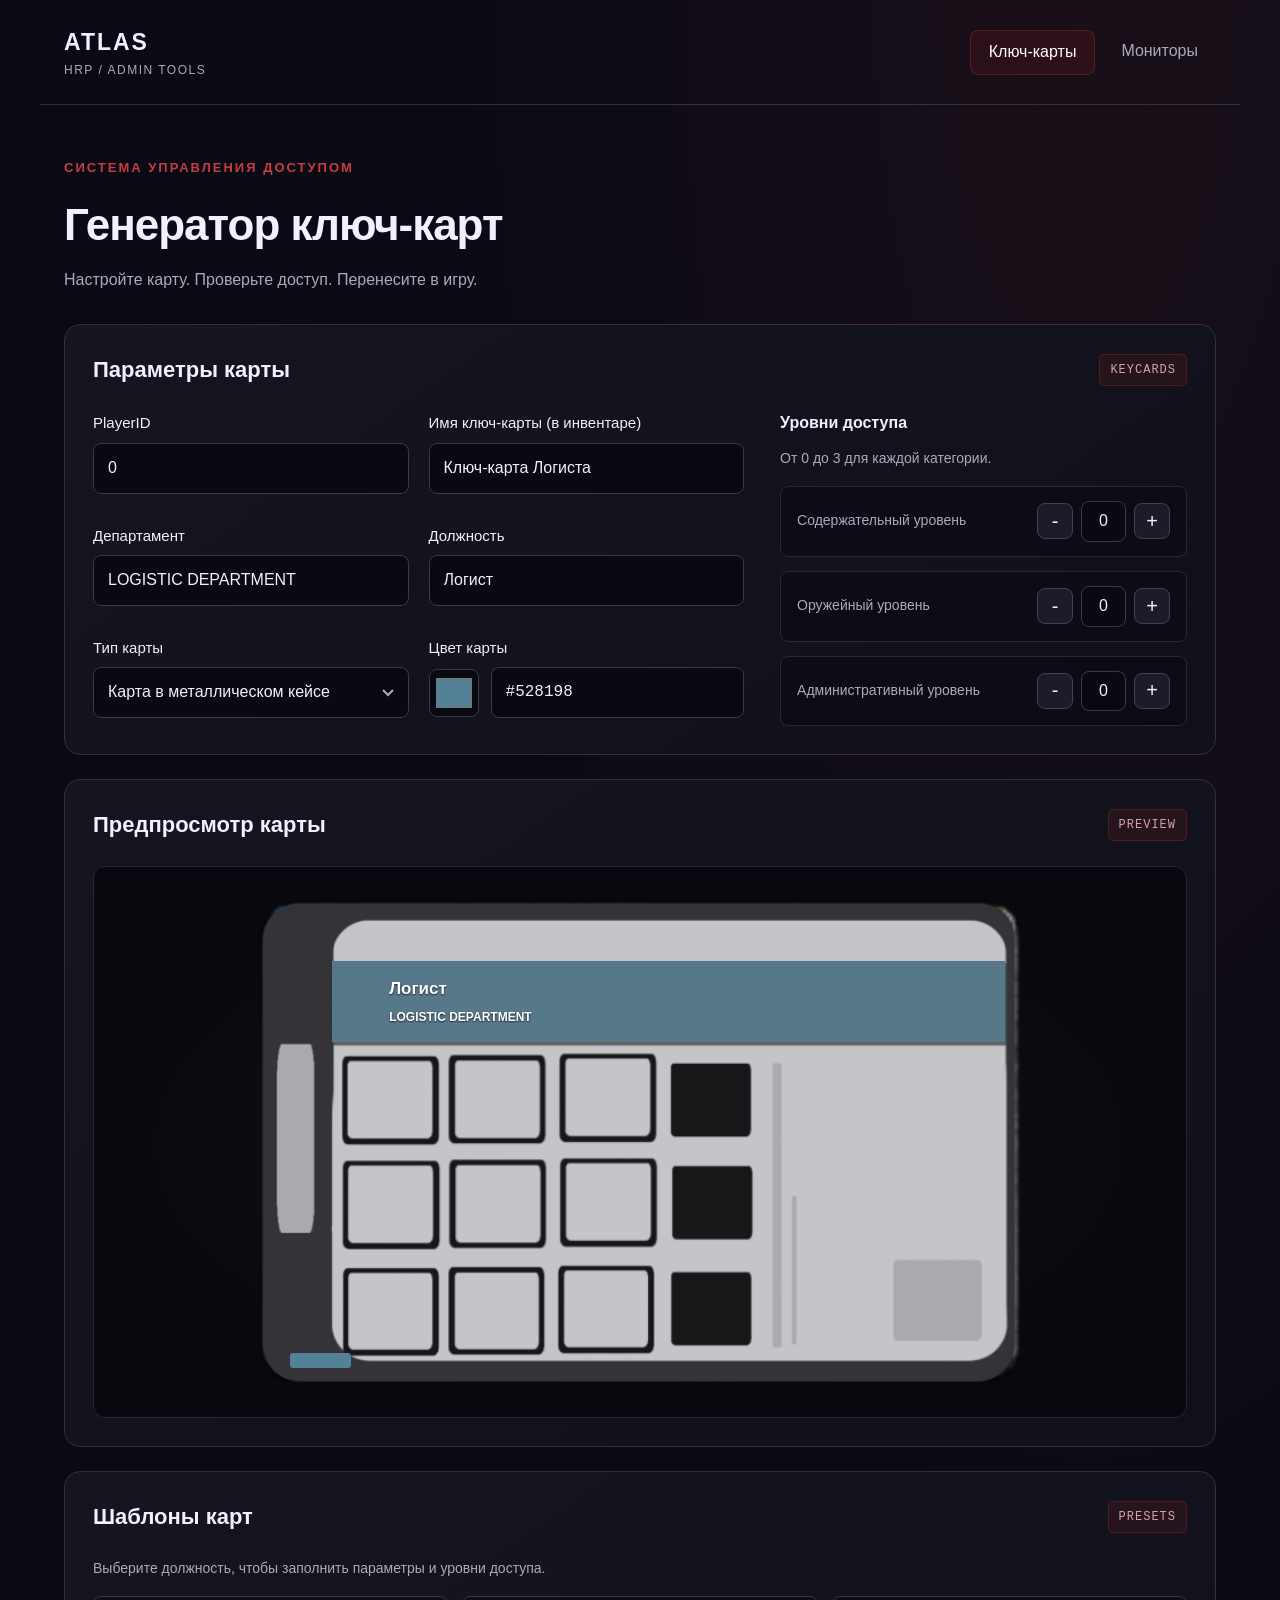
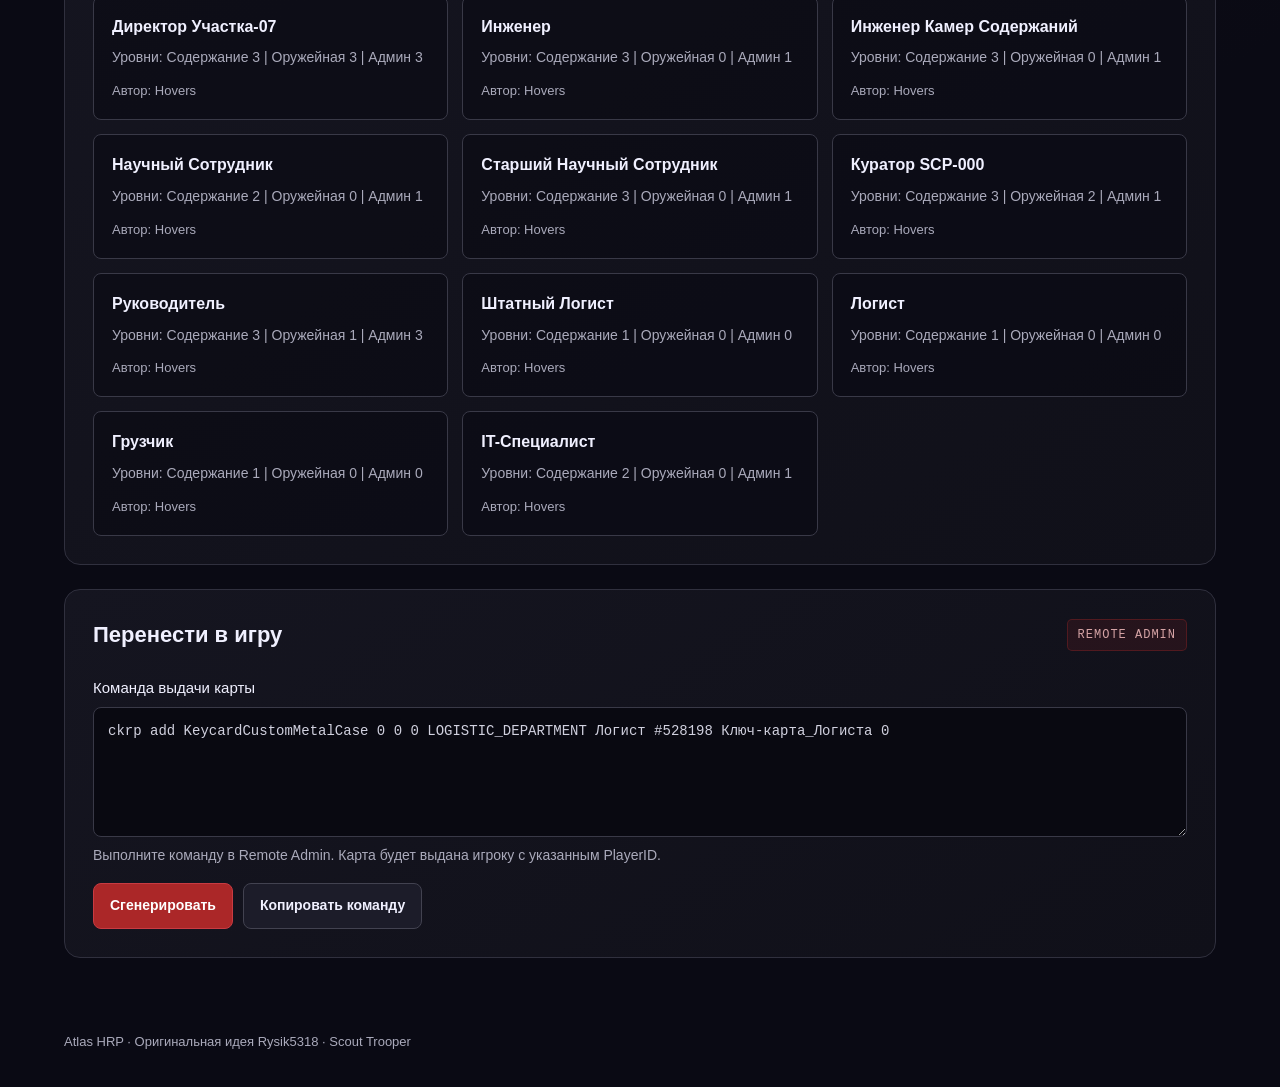
<file: index.html>
<!DOCTYPE html>
<html lang="ru">
<head>
  <meta charset="UTF-8">
  <meta name="viewport" content="width=device-width, initial-scale=1.0">
  <meta name="description" content="Генератор ключ-карт Atlas HRP. Параметры, уровни доступа, шаблоны и предпросмотр карты.">
  <title>Генератор ключ-карт | Atlas HRP</title>
  <link rel="stylesheet" href="monitors.css">
  <link rel="stylesheet" href="keycards.css">
  <script defer src="keycards.js"></script>
</head>
<body>
  <header class="page-header">
    <a class="brand" href="index.html">ATLAS <span>HRP / ADMIN TOOLS</span></a>
    <nav aria-label="Инструменты"><a href="index.html" aria-current="page">Ключ-карты</a><a href="monitors.html">Мониторы</a></nav>
  </header>
  <main>
    <div class="intro"><p class="eyebrow">СИСТЕМА УПРАВЛЕНИЯ ДОСТУПОМ</p><h1>Генератор ключ-карт</h1><p>Настройте карту. Проверьте доступ. Перенесите в игру.</p></div>
    <section class="panel" aria-labelledby="card-settings-heading">
      <div class="section-heading"><h2 id="card-settings-heading">Параметры карты</h2><span class="badge">KEYCARDS</span></div>
      <div class="editor-grid card-editor-grid">
        <div class="card-fields">

      <div class="form-group">
        <label class="form-label" for="cardId">PlayerID</label>
        <input type="text" class="form-input" id="cardId" placeholder="0" value="0">
      </div>

      <div class="form-group">
        <label class="form-label" for="keycardName">Имя ключ-карты (в инвентаре)</label>
        <input type="text" class="form-input" id="keycardName" placeholder="Ключ-карта Логиста"
          value="Ключ-карта Логиста">
      </div>

      <div class="form-group">
        <label class="form-label" for="department">Департамент</label>
        <input type="text" class="form-input" id="department" placeholder="Департамент" value="LOGISTIC DEPARTMENT"
          oninput="this.value = this.value.toUpperCase()">
      </div>

      <div class="form-group">
        <label class="form-label" for="position">Должность</label>
        <input type="text" class="form-input" id="position" placeholder="Логист" value="Логист">
      </div>

      <div class="form-group">
        <label class="form-label" for="cardType">Тип карты</label>
        <select class="form-input" id="cardType">
          <option value="KeycardCustomMetalCase">Карта в металлическом кейсе</option>
          <option value="KeycardCustomTaskForce">Карта Оперативных Подразделений</option>
          <option value="KeycardCustomSite02">Карта обычная</option>
        </select>
      </div>

      <div class="form-group">
        <label class="form-label" for="cardColor">Цвет карты</label>
        <div class="color-picker">
          <input type="color" class="color-input" id="cardColor" value="#528198">
          <div class="color-value" id="colorHex">#528198</div>
        </div>
      </div>
    </div>
        <aside class="card-access"><h3>Уровни доступа</h3><p class="hint">От 0 до 3 для каждой категории.</p>

      <div class="access-grid">
        <div class="access-item">
          <label class="access-label" for="containmentLevel">Содержательный уровень</label>
          <div class="level-controls">
            <button class="level-btn" id="minusContainment" aria-label="Уменьшить содержательный уровень">-</button>
            <input type="number" class="level-input" id="containmentLevel" min="0" max="3" value="0">
            <button class="level-btn" id="plusContainment" aria-label="Увеличить содержательный уровень">+</button>
          </div>
        </div>

        <div class="access-item">
          <label class="access-label" for="armoryLevel">Оружейный уровень</label>
          <div class="level-controls">
            <button class="level-btn" id="minusArmory" aria-label="Уменьшить оружейный уровень">-</button>
            <input type="number" class="level-input" id="armoryLevel" min="0" max="3" value="0">
            <button class="level-btn" id="plusArmory" aria-label="Увеличить оружейный уровень">+</button>
          </div>
        </div>

        <div class="access-item">
          <label class="access-label" for="adminLevel">Административный уровень</label>
          <div class="level-controls">
            <button class="level-btn" id="minusAdmin" aria-label="Уменьшить административный уровень">-</button>
            <input type="number" class="level-input" id="adminLevel" min="0" max="3" value="0">
            <button class="level-btn" id="plusAdmin" aria-label="Увеличить административный уровень">+</button>
          </div>
        </div>
      </div>
    </aside>
      </div>
    </section>
    <section class="panel" aria-labelledby="card-preview-heading">
      <div class="section-heading"><h2 id="card-preview-heading">Предпросмотр карты</h2><span class="badge">PREVIEW</span></div>
      <div class="card-preview-stage"><div class="keycard-preview">
        <div class="keycard" id="keycardPreview">
          <img class="keycard-art" id="keycardArt" src="assets/keycard-metal-case.png" alt="">
          <div class="keycard-color-band" aria-hidden="true"></div>
          <div class="keycard-text-lines">
            <div class="keycard-position" id="previewPosition">Должность</div>
            <div class="keycard-department" id="previewDepartment">Департамент</div>
          </div>
          <div class="keycard-access-grid" aria-label="Уровни доступа">
            <span class="access-slot" data-access="admin" data-level="1"></span>
            <span class="access-slot" data-access="admin" data-level="2"></span>
            <span class="access-slot" data-access="admin" data-level="3"></span>
            <span class="access-slot" data-access="armory" data-level="1"></span>
            <span class="access-slot" data-access="armory" data-level="2"></span>
            <span class="access-slot" data-access="armory" data-level="3"></span>
            <span class="access-slot" data-access="containment" data-level="1"></span>
            <span class="access-slot" data-access="containment" data-level="2"></span>
            <span class="access-slot" data-access="containment" data-level="3"></span>
          </div>
          <div class="keycard-color-mark" id="previewColorSwatch"></div>
        </div>
      </div>

</div>
    </section>
    <section class="panel" aria-labelledby="card-presets-heading">
      <div class="section-heading"><h2 id="card-presets-heading">Шаблоны карт</h2><span class="badge">PRESETS</span></div>
      <p class="hint">Выберите должность, чтобы заполнить параметры и уровни доступа.</p>
      <div class="presets-grid" id="presetsContainer"><div class="presets-loading">Загрузка шаблонов...</div></div>
    </section>
    <section class="panel" aria-labelledby="card-result-heading">
      <div class="section-heading"><h2 id="card-result-heading">Перенести в игру</h2><span class="badge">REMOTE ADMIN</span></div>
      <label for="result">Команда выдачи карты</label>
      <textarea id="result" rows="4" readonly spellcheck="false" placeholder="Здесь появится команда выдачи ключ-карты"></textarea>
      <p class="hint">Выполните команду в Remote Admin. Карта будет выдана игроку с указанным PlayerID.</p>
      <div class="button-row"><button class="button primary" id="generateBtn">Сгенерировать</button><button class="button secondary" id="copyBtn">Копировать команду</button></div>
    </section>
  </main>
  <footer>Atlas HRP · Оригинальная идея Rysik5318 · Scout Trooper</footer>
</body>
</html>
</file>
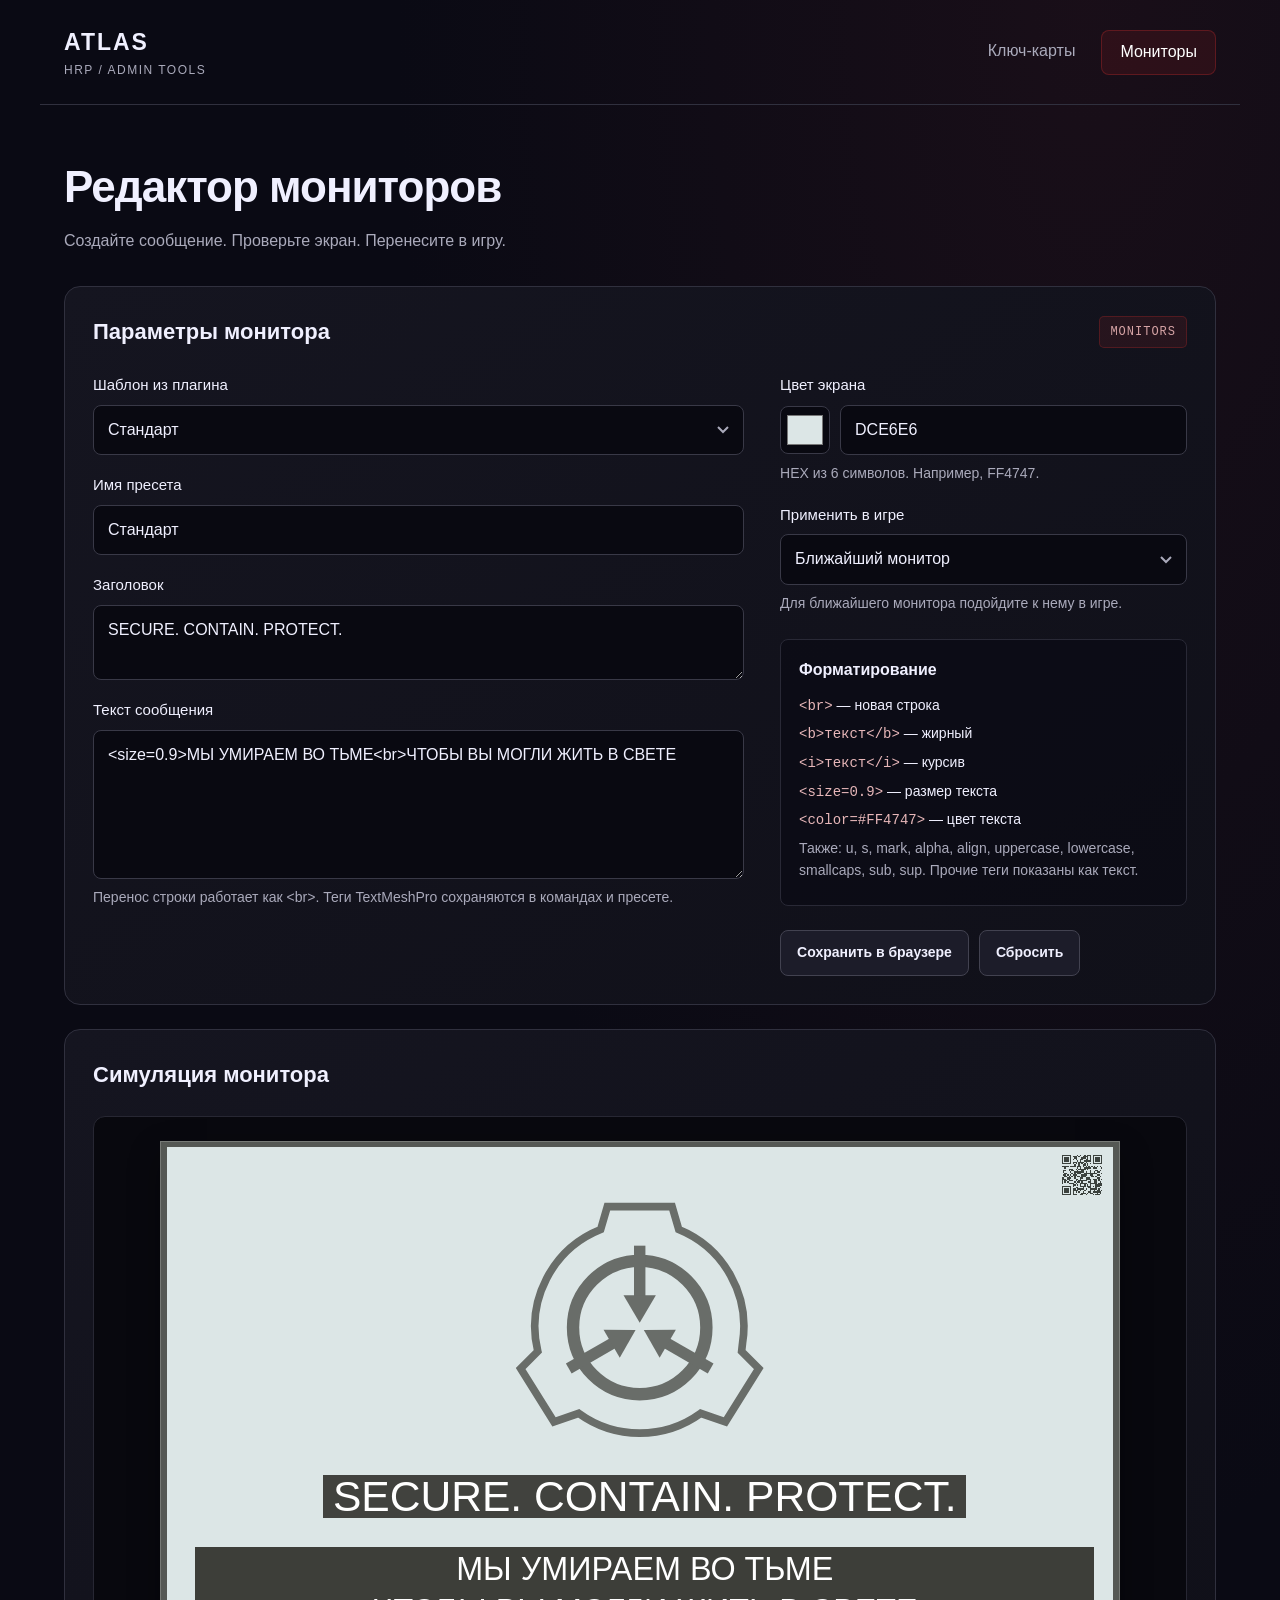
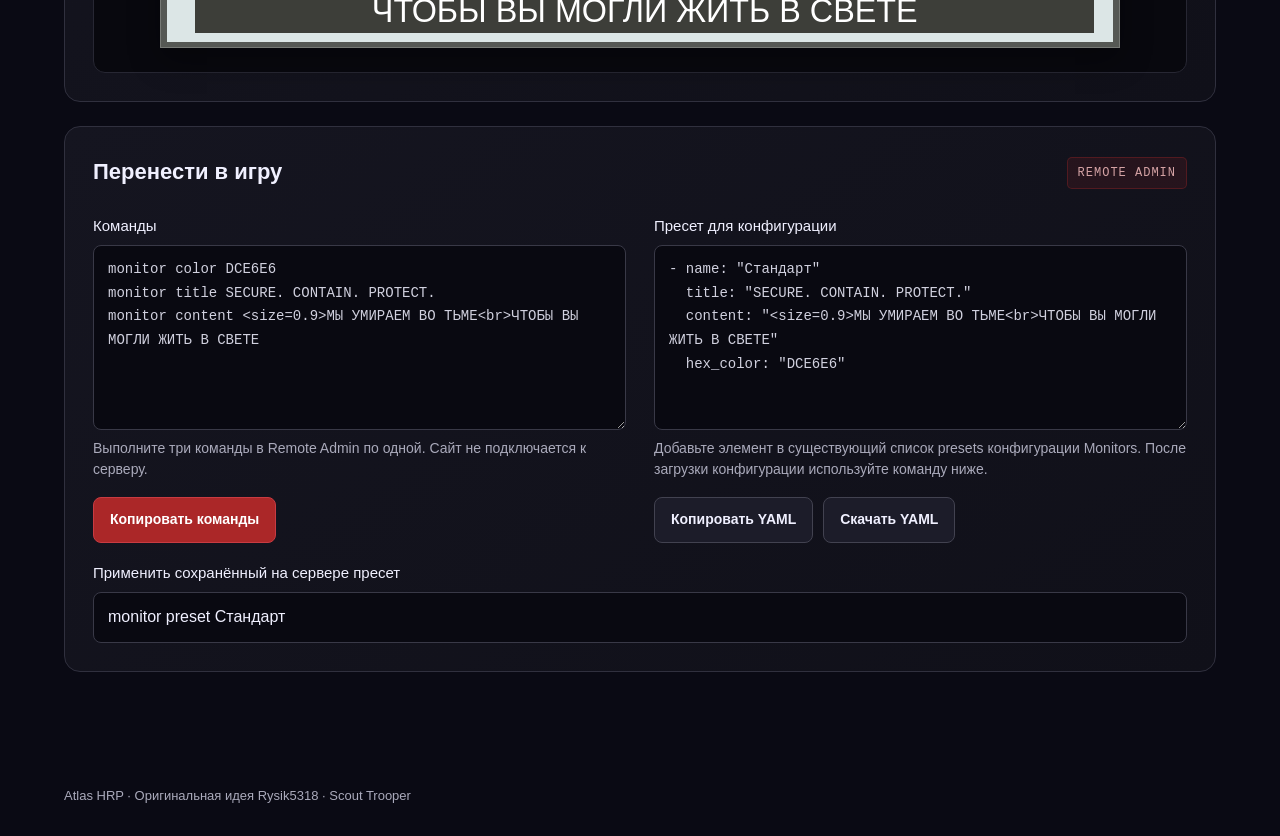
<file: monitors.html>
<!DOCTYPE html>
<html lang="ru">
<head>
  <meta charset="UTF-8">
  <meta name="viewport" content="width=device-width, initial-scale=1.0">
  <meta name="description" content="Редактор и эмулятор мониторов Atlas HRP. Пресеты, TextMeshPro и команды Remote Admin.">
  <title>Редактор мониторов | Atlas HRP</title>
  <link rel="stylesheet" href="monitors.css">
  <script defer src="monitor-core.js"></script>
  <script defer src="monitors.js"></script>
</head>
<body>
  <header class="page-header">
    <a class="brand" href="index.html">ATLAS <span>HRP / ADMIN TOOLS</span></a>
    <nav aria-label="Инструменты"><a href="index.html">Ключ-карты</a><a href="monitors.html" aria-current="page">Мониторы</a></nav>
  </header>
  <main>
    <div class="intro"><h1>Редактор мониторов</h1><p>Создайте сообщение. Проверьте экран. Перенесите в игру.</p></div>
    <section class="panel" aria-labelledby="editor-heading">
      <div class="section-heading"><h2 id="editor-heading">Параметры монитора</h2><span class="badge">MONITORS</span></div>
      <div class="editor-grid">
        <div class="fields">
          <label for="monitor-preset">Шаблон из плагина</label>
          <select id="monitor-preset"><option value="">Свой монитор</option></select>
          <label for="monitor-name">Имя пресета</label>
          <input id="monitor-name" maxlength="120" value="Стандарт" placeholder="Например, Объявление">
          <label for="monitor-title">Заголовок</label>
          <textarea id="monitor-title" rows="2" maxlength="2000" spellcheck="false">SECURE. CONTAIN. PROTECT.</textarea>
          <label for="monitor-content">Текст сообщения</label>
          <textarea id="monitor-content" rows="5" maxlength="8000" spellcheck="false"><size=0.9>МЫ УМИРАЕМ ВО ТЬМЕ<br>ЧТОБЫ ВЫ МОГЛИ ЖИТЬ В СВЕТЕ</textarea>
          <p class="hint">Перенос строки работает как &lt;br&gt;. Теги TextMeshPro сохраняются в командах и пресете.</p>
        </div>
        <aside class="settings">
          <label for="monitor-hex">Цвет экрана</label>
          <div class="color-row"><input type="color" id="monitor-color" value="#dce6e6" aria-label="Выбрать цвет экрана"><input id="monitor-hex" value="DCE6E6" maxlength="7" pattern="#?[0-9A-Fa-f]{6}" aria-describedby="color-help" spellcheck="false"></div>
          <p id="color-help" class="hint">HEX из 6 символов. Например, FF4747.</p>
          <label for="monitor-target">Применить в игре</label>
          <select id="monitor-target"><option value="monitor">Ближайший монитор</option><option value="globalmonitor">Все мониторы</option></select>
          <p class="hint">Для ближайшего монитора подойдите к нему в игре.</p>
          <div class="tag-help"><h3>Форматирование</h3><p><code>&lt;br&gt;</code> — новая строка</p><p><code>&lt;b&gt;текст&lt;/b&gt;</code> — жирный</p><p><code>&lt;i&gt;текст&lt;/i&gt;</code> — курсив</p><p><code>&lt;size=0.9&gt;</code> — размер текста</p><p><code>&lt;color=#FF4747&gt;</code> — цвет текста</p><p class="hint">Также: u, s, mark, alpha, align, uppercase, lowercase, smallcaps, sub, sup. Прочие теги показаны как текст.</p></div>
          <div class="button-row"><button id="save-draft" class="button secondary">Сохранить в браузере</button><button id="reset-monitor" class="button secondary">Сбросить</button></div>
        </aside>
      </div>
    </section>
    <section class="panel simulation-panel" aria-labelledby="simulation-heading">
      <div class="section-heading"><h2 id="simulation-heading">Симуляция монитора</h2></div>
      <div class="simulation-stage">
        <div class="monitor-case">
          <div id="monitor-screen" class="monitor-screen">
            <svg class="scp-emblem" viewBox="0 0 260 260" role="img" aria-label="Эмблема SCP Foundation">
              <path d="M96 8H164L171 32A110 110 0 0 1 238 151L237 160L255 178L220 234L194 225A109 109 0 0 1 66 225L40 234L5 178L23 160A110 110 0 0 1 89 32Z" fill="none" stroke="currentColor" stroke-width="8"/>
              <circle cx="130" cy="135" r="70" fill="none" stroke="currentColor" stroke-width="13"/>
              <defs><g id="scp-arrow"><path d="M130 49V104" fill="none" stroke="currentColor" stroke-width="12"/><path d="M113 101H147L130 130Z" fill="currentColor"/></g></defs>
              <use href="#scp-arrow"/><use href="#scp-arrow" transform="rotate(120 130 135)"/><use href="#scp-arrow" transform="rotate(240 130 135)"/>
            </svg>
            <a class="screen-qr" href="monitors.html" aria-label="QR-код со ссылкой на редактор"><img src="monitor-qr.svg" alt="QR-код редактора мониторов"></a>
            <div class="title-band"><div id="preview-title" class="preview-title"></div></div>
            <div class="content-band"><div id="preview-content" class="preview-content"></div></div>
          </div>
        </div>
      </div>
    </section>
    <section class="panel" aria-labelledby="export-heading">
      <div class="section-heading"><h2 id="export-heading">Перенести в игру</h2><span class="badge">REMOTE ADMIN</span></div>
      <div class="export-grid"><div><label for="monitor-commands">Команды</label><textarea id="monitor-commands" rows="6" readonly spellcheck="false"></textarea><p class="hint">Выполните три команды в Remote Admin по одной. Сайт не подключается к серверу.</p><button id="copy-commands" class="button primary">Копировать команды</button></div><div><label for="monitor-yaml">Пресет для конфигурации</label><textarea id="monitor-yaml" rows="6" readonly spellcheck="false"></textarea><p class="hint">Добавьте элемент в существующий список presets конфигурации Monitors. После загрузки конфигурации используйте команду ниже.</p><div class="button-row"><button id="copy-yaml" class="button secondary">Копировать YAML</button><button id="download-preset" class="button secondary">Скачать YAML</button></div></div></div>
      <label for="preset-command">Применить сохранённый на сервере пресет</label><input id="preset-command" readonly spellcheck="false">
    </section>
    <p id="monitor-status" role="status" aria-live="polite"></p>
  </main>
  <footer>Atlas HRP · Оригинальная идея Rysik5318 · Scout Trooper</footer>
</body>
</html>
</file>
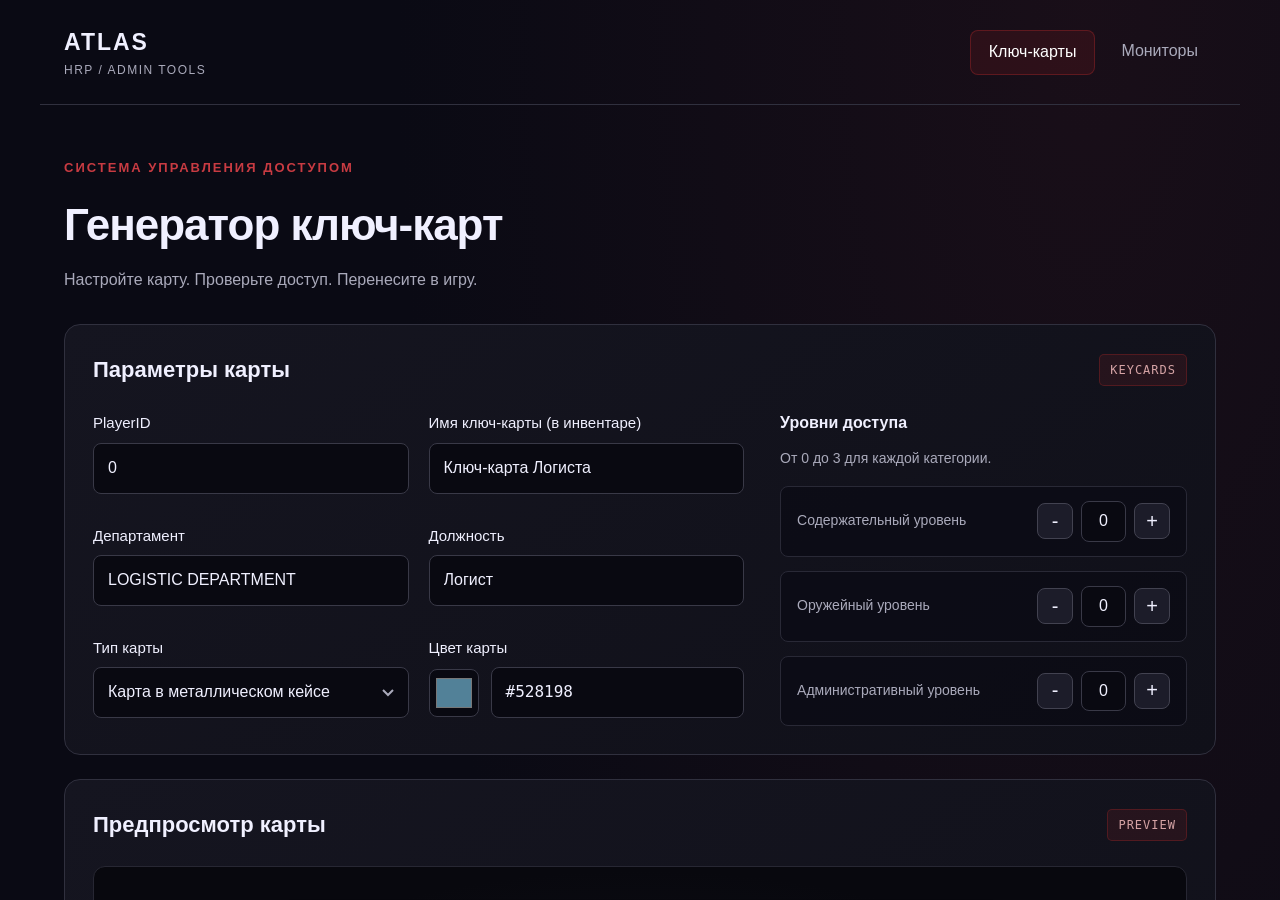
<file: tests/browser.html>
<!DOCTYPE html><html lang="ru"><meta charset="UTF-8"><title>Browser smoke tests</title><style>html,body{width:100%;height:100%;margin:0;overflow:hidden}#page{position:fixed;inset:0;display:block;width:100vw;height:100vh;border:0}#results{position:fixed;z-index:2;top:8px;left:8px;max-width:calc(100vw - 32px);max-height:35vh;overflow:auto;margin:0;padding:8px 12px;border:1px solid #444;border-radius:6px;background:#111e;color:#fff;font:12px/1.4 Consolas,monospace}body.tests-passed #results{display:none}</style><body><pre id="results">RUNNING</pre><iframe id="page" title="Test page"></iframe><script>
const results = document.getElementById('results');
const frame = document.getElementById('page');
const checks = [];
function check(condition, message) { if (!condition) throw new Error(message); checks.push('PASS ' + message); }
function load(url) { return new Promise(resolve => { frame.onload = resolve; frame.src = url; }); }
function edit(doc, id, value) { const field = doc.getElementById(id); field.value = value; field.dispatchEvent(new Event('input', {bubbles:true})); }
function cssPercent(doc, name) { return parseFloat(doc.defaultView.getComputedStyle(doc.documentElement).getPropertyValue(name)); }
async function run() {
  await load('../monitors.html');
  let doc = frame.contentDocument;
  const get = id => doc.getElementById(id);
  check(get('monitor-preset').options.length === 7, 'Six game presets and a custom option');
  check(get('preview-title').textContent === 'SECURE. CONTAIN. PROTECT.', 'Initial live preview');
  check(get('monitor-commands').value.startsWith('monitor color DCE6E6'), 'Initial game commands');
  for (let index = 0; index < 6; index++) {
    const select = get('monitor-preset'); select.value = String(index); select.dispatchEvent(new Event('change'));
    check(get('monitor-name').value === frame.contentWindow.MonitorCore.presets[index].Name, 'Preset ' + index);
  }
  edit(doc, 'monitor-title', '<b>СРОЧНО</b><br><color=#ff0000>ТЕСТ</color><img src=x onerror="alert(1)">');
  check(get('preview-title').querySelector('br') && !get('preview-title').querySelector('img'), 'Safe rich text with line breaks');
  check(get('preview-title').querySelector('span').style.fontWeight === 'bold', 'Bold formatting');
  edit(doc, 'monitor-hex', 'bad');
  check(get('copy-commands').disabled && get('monitor-commands').value === '', 'Invalid color blocks export');
  edit(doc, 'monitor-hex', '#12ab34');
  edit(doc, 'monitor-title', 'Строка 1\nСтрока 2');
  get('monitor-target').value = 'globalmonitor'; get('monitor-target').dispatchEvent(new Event('change'));
  check(get('monitor-commands').value.split('\n').length === 3 && get('monitor-commands').value.includes('globalmonitor title Строка 1<br>Строка 2'), 'Global commands and multiline normalization');
  edit(doc, 'monitor-name', 'Сохранённый монитор'); get('save-draft').click();
  await load('../monitors.html?reload=1'); doc = frame.contentDocument;
  check(get('monitor-name').value === 'Сохранённый монитор', 'Draft restored after reload');
  get('reset-monitor').click();
  check(get('monitor-name').value === 'Стандарт', 'Reset restores default');
  check(!get('scanlines'), 'Screen effect removed');
  check(!doc.querySelector('.preview-note'), 'Monitor caption removed');
  check(!doc.body.textContent.includes('СИСТЕМА ОПОВЕЩЕНИЯ УЧРЕЖДЕНИЯ'), 'Monitor eyebrow removed');
  frame.style.width = '360px';
  check(doc.documentElement.scrollWidth <= frame.clientWidth, 'Mobile page has no horizontal overflow');
  await load('../index.html'); doc = frame.contentDocument;
  check(doc.querySelector('a[href="monitors.html"]') && get('keycardPreview'), 'Card editor and monitor navigation preserved');
  get('generateBtn').click(); check(get('result').value.length > 0, 'Original card command generator works');
  check(doc.querySelector('.page-header nav a[aria-current="page"]').textContent === 'Ключ-карты', 'Shared header marks cards active');
  check(doc.documentElement.scrollWidth <= frame.clientWidth, 'Card editor fits mobile width');
  frame.style.width = '';
  check(doc.querySelectorAll('button.preset-item').length === 11, 'All card presets available with keyboard access');
  check(get('keycardPreview').dataset.cardType === 'KeycardCustomMetalCase', 'Card type is reflected in the live preview');
  check(get('keycardArt').getAttribute('src') === 'assets/keycard-metal-case.png', 'Metal-case artwork is used in the preview');
  check(!get('keycardPreview').querySelector('.keycard-id, .keycard-type'), 'Card ID and type stay off the card face');
  doc.querySelector('button.preset-item').click();
  check(get('keycardName').value === 'Ключ-Карта Директора' && get('containmentLevel').value === '3', 'Preset updates fields and preview');
  check(get('previewPosition').textContent === 'Директор Участка-07' && get('previewDepartment').textContent === 'ADMINISTATIVE_DEPARTAMENT', 'Position and department are displayed on the card');
  check([...get('keycardPreview').querySelectorAll('.access-slot')].every(slot => slot.dataset.active === 'true' && !slot.textContent.trim()), 'Maximum access levels fill all matching squares without numbers');
  const activeSlot = get('keycardPreview').querySelector('.access-slot[data-active="true"]');
  const activeFill = doc.defaultView.getComputedStyle(activeSlot, '::before');
  const activeSlotBox = activeSlot.getBoundingClientRect();
  check(activeFill.borderRadius === '50%'
    && Math.abs(parseFloat(activeFill.width) - activeSlotBox.width * 0.9) < 1
    && Math.abs(parseFloat(activeFill.height) - activeSlotBox.height) < 1
    && Math.abs(parseFloat(activeFill.width) - parseFloat(activeFill.height)) < 2,
  'Active access fills are circular and fit inside their outline');
  check(doc.defaultView.getComputedStyle(get('previewPosition')).textAlign === 'left' && doc.defaultView.getComputedStyle(get('previewDepartment')).textAlign === 'left', 'Position and department are left-aligned');
  get('cardType').value = 'KeycardCustomSite02'; get('cardType').dispatchEvent(new Event('change'));
  check(get('keycardPreview').dataset.cardType === 'KeycardCustomSite02' && get('keycardArt').getAttribute('src') === 'assets/keycard-standard.png', 'Standard card uses its provided artwork');
  check(doc.defaultView.getComputedStyle(doc.querySelector('.keycard-color-band')).display !== 'none', 'Standard card color band is live');
  check(doc.documentElement.scrollWidth <= frame.clientWidth, 'Standard card fits mobile width');
  get('cardType').value = 'KeycardCustomTaskForce'; get('cardType').dispatchEvent(new Event('change'));
  check(get('keycardPreview').dataset.cardType === 'KeycardCustomTaskForce' && get('keycardArt').getAttribute('src') === 'assets/keycard-standard.png', 'Task-force cards use the interactive card preview');
  edit(doc, 'containmentLevel', '1');
  const slots = [...get('keycardPreview').querySelectorAll('.access-slot')];
  const containmentSlots = slots.filter(slot => slot.dataset.access === 'containment');
  check(containmentSlots.find(slot => slot.dataset.level === '1').dataset.active === 'true'
    && containmentSlots.filter(slot => slot.dataset.level !== '1').every(slot => slot.dataset.active === 'false'), 'Level one fills only the rightmost access square');
  const firstSlot = containmentSlots.find(slot => slot.dataset.level === '1').getBoundingClientRect();
  const secondSlot = containmentSlots.find(slot => slot.dataset.level === '2').getBoundingClientRect();
  check(firstSlot.top < secondSlot.top && firstSlot.left > secondSlot.left, 'First access level is slightly higher and levels progress right to left');
  check(containmentSlots.every(slot => {
    const box = slot.getBoundingClientRect();
    const card = get('keycardPreview').getBoundingClientRect();
    const level = slot.dataset.level;
    const levelOneOffset = level === '1' ? (slot.dataset.access === 'admin' ? 0.1 : 0.3) : 0;
    const topOffset = level === '1' ? -0.2 : 0;
    return Math.abs(box.left - card.left - card.width * (cssPercent(doc, `--standard-admin-${level}-left`) + levelOneOffset) / 100) < 1
      && Math.abs(box.top - card.top - card.height * (cssPercent(doc, '--standard-containment-top') + topOffset) / 100) < 1
      && Math.abs(box.width - card.width * cssPercent(doc, '--standard-fill-width') / 100) < 1
      && Math.abs(box.height - card.height * cssPercent(doc, '--standard-fill-height') / 100) < 1;
  }), 'Standard card fills follow editable CSS coordinates and sizes');
  edit(doc, 'armoryLevel', '2');
  check(slots.filter(slot => slot.dataset.access === 'armory').filter(slot => slot.dataset.active === 'true').length === 2, 'Level two fills the two rightmost armory squares');
  get('cardType').value = 'KeycardCustomMetalCase'; get('cardType').dispatchEvent(new Event('change'));
  check(get('keycardArt').getAttribute('src') === 'assets/keycard-metal-case.png' && doc.defaultView.getComputedStyle(doc.querySelector('.keycard-color-band')).display !== 'none', 'Metal-case artwork returns when selected');
  const metalBand = doc.querySelector('.keycard-color-band').getBoundingClientRect();
  const metalCard = get('keycardPreview').getBoundingClientRect();
  check(metalBand.left > metalCard.left && metalBand.right < metalCard.right, 'Metal-case color band stays inside the metal frame');
  check(Math.abs(metalBand.left - metalCard.left - metalCard.width * cssPercent(doc, '--metal-band-left') / 100) < 1
    && Math.abs(metalBand.right - metalCard.right + metalCard.width * cssPercent(doc, '--metal-band-right') / 100) < 1
    && Math.abs(metalBand.top - metalCard.top - metalCard.height * cssPercent(doc, '--metal-band-top') / 100) < 1
    && Math.abs(metalBand.height - metalCard.height * cssPercent(doc, '--metal-band-height') / 100) < 1,
  'Metal-case band follows editable CSS coordinates and size');
  check([...get('keycardPreview').querySelectorAll('.access-slot')].every(slot => {
    const box = slot.getBoundingClientRect();
    const level = slot.dataset.level;
    const access = slot.dataset.access;
    const levelOneOffset = level === '1' ? (access === 'admin' ? 0.1 : 0.3) : 0;
    const topOffset = level === '1' ? -0.2 : 0;
    return Math.abs(box.left - metalCard.left - metalCard.width * (cssPercent(doc, `--metal-admin-${level}-left`) + levelOneOffset) / 100) < 1
      && Math.abs(box.top - metalCard.top - metalCard.height * (cssPercent(doc, `--metal-${access}-top`) + topOffset) / 100) < 1
      && Math.abs(box.width - metalCard.width * cssPercent(doc, '--metal-fill-width') / 100) < 1
      && Math.abs(box.height - metalCard.height * cssPercent(doc, '--metal-fill-height') / 100) < 1;
  }), 'Metal-case fills follow editable CSS coordinates and sizes');
  edit(doc, 'containmentLevel', '3');
  get('minusContainment').click();
  check(get('containmentLevel').value === '2' && containmentSlots.filter(slot => slot.dataset.active === 'true').length === 2, 'Access control updates preview');
  edit(doc, 'cardId', '42'); edit(doc, 'cardColor', '#123456');
  check(get('result').value.endsWith('42') && get('result').value.includes('#123456'), 'Card command updates player and color');
  check(get('keycardPreview').style.getPropertyValue('--card-accent') === '#123456', 'Preview uses chosen card color');
  check(!doc.querySelector('.card-preview-note'), 'Card caption removed');
  check(!doc.body.textContent.includes('На основе AtlasCardsAdmin'), 'Footer attribution removed');
  results.textContent = checks.join('\n') + '\nALL PASSED';
  await load('../index.html?test-complete=1');
  document.body.classList.add('tests-passed');
}
run().catch(error => { results.textContent = checks.join('\n') + '\nFAILED: ' + error.stack; });
</script></body></html>
</file>
<file: monitors.css>
:root {
  color-scheme: dark;
  --bg: #0a0a14;
  --panel: #12121d;
  --text: #f0f0ff;
  --muted: #aaaabb;
  --accent: #c83b42;
  --border: #30303e;
}

* {
  box-sizing: border-box;
}

body {
  margin: 0;
  background: radial-gradient(ellipse at 85% 0, #30151f66,transparent 45%),var(--bg);
  color: var(--text);
  font: 16px/1.55 'Segoe UI',sans-serif;
}

a {
  color: inherit;
}

button,input,textarea,select {
  font: inherit;
}

button,a,input,textarea,select {
  outline-offset: 4px;
}

button {
  cursor: pointer;
}

button:disabled {
  opacity: .5;
  cursor: not-allowed;
}

[hidden] {
  display: none!important;
}

.page-header {
  max-width: 1200px;
  margin: auto;
  padding: 25px 24px;
  display: flex;
  justify-content: space-between;
  align-items: center;
  gap: 24px;
  border-bottom: 1px solid var(--border);
}

.brand {
  font-size: 23px;
  font-weight: 800;
  letter-spacing: 2px;
  text-decoration: none;
}

.brand span {
  display: block;
  color: var(--muted);
  font-size: 12px;
  font-weight: 500;
  letter-spacing: 1.5px;
}

nav {
  display: flex;
  gap: 8px;
}

nav a {
  padding: 9px 18px;
  border-radius: 8px;
  text-decoration: none;
  color: var(--muted);
  font-size: 16px;
}

nav a[aria-current] {
  background: #ab272825;
  color: #fff;
  border: 1px solid #ab272866;
}

main {
  max-width: 1200px;
  margin: auto;
  padding: 40px 24px;
}

.intro {
  margin: 0 0 32px;
}

.eyebrow {
  color: var(--accent);
  font-size: 13px;
  font-weight: 700;
  letter-spacing: 2px;
}

h1 {
  font-size: clamp(30px,4vw,44px);
  margin: 8px 0;
  font-weight: 700;
  letter-spacing: -1px;
}

.intro>p:last-child {
  color: var(--muted);
  margin: 8px 0;
}

h2 {
  font-size: 22px;
  margin: 0;
}

h3 {
  font-size: 16px;
  margin: 0 0 12px;
}

.panel {
  background: linear-gradient(145deg,#151520,#101019);
  border: 1px solid var(--border);
  border-radius: 16px;
  padding: 28px;
  margin-bottom: 24px;
}

.section-heading {
  display: flex;
  justify-content: space-between;
  align-items: center;
  gap: 16px;
  margin-bottom: 24px;
}

.badge {
  font: 12px/1.5 monospace;
  letter-spacing: 1px;
  color: #d5a3a5;
  background: #ab272822;
  padding: 6px 10px;
  border: 1px solid #ab272855;
  border-radius: 5px;
}

.editor-grid {
  display: grid;
  grid-template-columns: minmax(0,1.6fr) minmax(0,1fr);
  gap: 36px;
}

.fields,.settings {
  min-width: 0;
}

label {
  display: block;
  font-size: 15px;
  font-weight: 500;
  margin: 18px 0 8px;
}

.fields>label:first-child,.settings>label:first-child {
  margin-top: 0;
}

input:not([type=checkbox]):not([type=color]),select,textarea {
  display: block;
  width: 100%;
  border: 1px solid #393947;
  border-radius: 8px;
  background: #090911;
  color: var(--text);
  padding: 12px 14px;
  min-width: 0;
}

textarea {
  resize: vertical;
  min-height: 65px;
  line-height: 1.55;
}

textarea[readonly] {
  color: #d1d1df;
  font: 14px/1.7 Consolas,monospace;
  min-height: 185px;
}

input:focus,textarea:focus,select:focus {
  border-color: var(--accent);
}

input[aria-invalid=true] {
  border-color: #ff6b6b;
}

.hint {
  font-size: 14px;
  color: var(--muted);
  margin: 8px 0 16px;
}

.color-row {
  display: flex;
  gap: 10px;
  align-items: center;
}

input[type=color] {
  width: 50px;
  height: 48px;
  padding: 4px;
  background: #090911;
  border: 1px solid #393947;
  border-radius: 8px;
  flex-shrink: 0;
  cursor: pointer;
}

.tag-help {
  padding: 18px;
  background: #09091188;
  border: 1px solid #292936;
  border-radius: 8px;
  margin: 24px 0;
}

.tag-help p {
  font-size: 14px;
  margin: 6px 0;
}

code {
  color: #e7b7b9;
  font-family: Consolas,monospace;
}

.button-row {
  display: flex;
  gap: 10px;
  flex-wrap: wrap;
}

.button {
  border-radius: 8px;
  border: 1px solid #424250;
  padding: 11px 16px;
  font-size: 14px;
  font-weight: 600;
  transition: background .15s;
}

.secondary {
  background: #1c1c29;
  color: var(--text);
}

.secondary:hover {
  background: #30303e;
}

.primary {
  background: #ab2728;
  border-color: #c83b42;
  color: white;
}

.primary:hover {
  background: #c2343c;
}

.export-grid {
  display: grid;
  grid-template-columns: 1fr 1fr;
  gap: 28px;
}

.export-grid label {
  margin-top: 0;
}

#monitor-status {
  min-height: 24px;
  color: #b8dcb0;
}

footer {
  max-width: 1200px;
  margin: 0 auto;
  padding: 10px 24px 35px;
  color: var(--muted);
  font-size: 13px;
}

select {
  appearance: none;
  background-image: url("data:image/svg+xml,%3Csvg xmlns='http://www.w3.org/2000/svg' width='12' height='8'%3E%3Cpath d='m1 1 5 5 5-5' fill='none' stroke='%23aaaabb' stroke-width='2'/%3E%3C/svg%3E")!important;
  background-repeat: no-repeat!important;
  background-position: right 14px center!important;
  padding-right: 34px;
}

@media(max-width:720px) {
  .page-header {
    align-items: flex-start;
    flex-direction: column;
    gap: 16px;
  }
  main {
    padding: 28px 16px;
  }
  .panel {
    padding: 20px;
  }
  .editor-grid,.export-grid {
    grid-template-columns: 1fr;
    gap: 24px;
  }
  .section-heading {
    align-items: flex-start;
  }
  h2 {
    font-size: 19px;
  }
  .badge {
    font-size: 11px;
  }
  nav {
    width: 100%;
  }
  nav a {
    flex: 1;
    text-align: center;
  }
  .button {
    min-height: 44px;
  }
}

/* In-game display: a flat screen, emblem above the two message bands. */
.simulation-stage {
  padding: 24px;
  background: #08080e;
  border: 1px solid #272733;
  border-radius: 12px;
}

.monitor-case {
  max-width: 960px;
  margin: auto;
  padding: 5px 6px;
  background: #555854;
  border: 1px solid #777a76;
  border-radius: 0;
  box-shadow: 0 12px 30px #0005;
}

.monitor-screen {
  --screen-color: #dce6e6;
  position: relative;
  aspect-ratio: 1.91;
  container-type: inline-size;
  background: var(--screen-color);
  overflow: hidden;
  color: #fff;
  font-family: Arial, Helvetica, sans-serif;
}

.scp-emblem {
  position: absolute;
  top: 10.5%;
  left: 36.5%;
  width: 27%;
  height: 50%;
  color: #696d69;
}

.screen-qr {
  position: absolute;
  top: .5%;
  right: .5%;
  width: 5.5%;
  line-height: 0;
}

.screen-qr img {
  width: 100%;
  height: auto;
  mix-blend-mode: multiply;
}

.title-band {
  position: absolute;
  top: 66.3%;
  left: 16.5%;
  right: 15.5%;
  min-height: 8.2%;
  background: #41423e;
  text-align: center;
  overflow: hidden;
}

.preview-title {
  padding: 0 .5%;
  font-size: 4.5cqw;
  line-height: 1;
  font-weight: 400;
  white-space: pre-wrap;
  overflow-wrap: anywhere;
}

.content-band {
  position: absolute;
  top: 80.8%;
  left: 3%;
  right: 2%;
  bottom: 1.8%;
  background: #3d3e39;
  text-align: center;
  overflow: hidden;
}

.preview-content {
  font-size: 3.8cqw;
  line-height: 1.15;
  font-weight: 400;
  white-space: pre-wrap;
  overflow-wrap: anywhere;
}

@media (max-width: 720px) {
  .simulation-stage {
    padding: 12px 6px;
  }
  .monitor-case {
    padding: 3px;
  }
}
</file>
<file: keycards.css>
/* Page-specific components share the editor shell and controls with monitors.css. */
:root {
  /* Fill coordinates and sizes are percentages of each card image. */
  --standard-admin-1-left: 34.7%;
  --standard-admin-2-left: 18.4%;
  --standard-admin-3-left: 2.6%;
  --standard-admin-top: 32.4%;
  --standard-armory-top: 56.5%;
  --standard-containment-top: 80.3%;
  --standard-fill-width: 12%;
  --standard-fill-height: 16.6%;

/* Metal case card has a different layout, so we need separate variables for it. */
  
  --metal-admin-1-left: 40.3%;
  --metal-admin-2-left: 25.7%;
  --metal-admin-3-left: 11.6%;
  --metal-admin-top: 34.1%;
  --metal-armory-top: 55.6%;
  --metal-containment-top: 77.6%;
  --metal-fill-width: 10.5%;
  --metal-fill-height: 14.5%;
  --metal-band-left: 9.5%;
  --metal-band-right: 2%;
  --metal-band-top: 12.6%;
  --metal-band-height: 16.8%;
}

.card-fields {
  display: grid;
  grid-template-columns: repeat(2, minmax(0, 1fr));
  gap: 22px 20px;
}

.card-fields .form-group {
  min-width: 0;
}

.card-fields label {
  margin-top: 0;
}

.color-picker {
  display: flex;
  gap: 12px;
  align-items: center;
}

.color-value {
  padding: 12px 14px;
  flex: 1;
  border: 1px solid #393947;
  border-radius: 8px;
  background: #090911;
  font: 16px/1.55 Consolas, monospace;
}

.access-grid {
  display: grid;
  gap: 14px;
}

.access-item {
  padding: 14px 16px;
  background: #09091188;
  border: 1px solid #292936;
  border-radius: 8px;
  display: flex;
  align-items: center;
  justify-content: space-between;
  gap: 14px;
}

.access-label {
  font-size: 14px;
  margin: 0;
  color: var(--muted);
}

.level-controls {
  display: flex;
  align-items: center;
  gap: 8px;
  flex-shrink: 0;
}

.level-controls input.level-input {
  width: 45px;
  padding: 7px 0;
  text-align: center;
  appearance: textfield;
  -moz-appearance: textfield;
}

.level-input::-webkit-inner-spin-button, .level-input::-webkit-outer-spin-button {
  appearance: none;
  margin: 0;
}

.level-btn {
  width: 36px;
  height: 36px;
  border-radius: 8px;
  border: 1px solid #424250;
  background: #1c1c29;
  color: var(--text);
  font-size: 20px;
}

.level-btn:hover {
  background: #30303e;
}

.card-preview-stage {
  padding: 32px 24px;
  border: 1px solid #272733;
  border-radius: 12px;
  background: radial-gradient(ellipse at center, #272c3755, transparent 70%), #08080e;
}

.keycard-preview {
  max-width: 760px;
  margin: auto;
}

.keycard {
  --card-accent: #528198;
  position: relative;
  width: 100%;
  aspect-ratio: 1.53;
  overflow: hidden;
  color: #24242a;
}

.keycard-art {
  position: absolute;
  inset: 0;
  width: 100%;
  height: 100%;
  object-fit: fill;
}

.keycard-color-band {
  position: absolute;
  z-index: 1;
  top: 10%;
  left: 0;
  width: 100%;
  height: 19%;
  overflow: hidden;
  background: var(--card-accent);
}

.keycard-text-lines {
  position: absolute;
  z-index: 2;
  top: 13%;
  left: 8%;
  right: 8%;
  height: 14%;
  display: flex;
  flex-direction: column;
  justify-content: space-around;
  overflow: hidden;
  color: #fff;
  text-align: left;
  text-shadow: 0 1px 2px #000a;
}

.keycard-position,
.keycard-department {
  margin: 0;
  overflow: hidden;
  text-overflow: ellipsis;
  white-space: nowrap;
}

.keycard-position {
  font-size: clamp(10px, 1.8vw, 17px);
  font-weight: 700;
  line-height: 1;
}

.keycard-department {
  font-size: clamp(8px, 1.3vw, 12px);
  font-weight: 600;
  line-height: 1;
}

.keycard-access-grid {
  position: absolute;
  z-index: 2;
  inset: 0;
}

.access-slot {
  position: absolute;
  width: var(--standard-fill-width);
  height: var(--standard-fill-height);
  border-radius: 8%;
}

.access-slot::before {
  content: "";
  position: absolute;
  top: 0;
  left: 5%;
  width: 90%;
  height: 100%;
  border-radius: 50%;
}

.access-slot[data-active="true"]::before {
  background: var(--card-accent);
}

.access-slot[data-level="1"] {
  left: var(--standard-admin-1-left);
}

.access-slot[data-level="2"] {
  left: var(--standard-admin-2-left);
}

.access-slot[data-level="3"] {
  left: var(--standard-admin-3-left);
}

.access-slot[data-access="admin"] {
  top: var(--standard-admin-top);
}

.access-slot[data-access="armory"] {
  top: var(--standard-armory-top);
}

.access-slot[data-access="containment"] {
  top: var(--standard-containment-top);
}

.access-slot[data-access="admin"][data-level="1"] {
  left: calc(var(--standard-admin-1-left) + 0.1%);
  top: calc(var(--standard-admin-top) - 0.2%);
}

.access-slot[data-access="armory"][data-level="1"],
.access-slot[data-access="containment"][data-level="1"] {
  left: calc(var(--standard-admin-1-left) + 0.3%);
}

.access-slot[data-access="armory"][data-level="1"] {
  top: calc(var(--standard-armory-top) - 0.2%);
}

.access-slot[data-access="containment"][data-level="1"] {
  top: calc(var(--standard-containment-top) - 0.2%);
}

.keycard-color-mark {
  position: absolute;
  z-index: 2;
  bottom: 3.5%;
  left: 4%;
  width: 8%;
  height: 3%;
  border-radius: 3px;
  display: none;
}

.keycard[data-card-type="KeycardCustomMetalCase"] {
  aspect-ratio: 1.566;
}

.keycard[data-card-type="KeycardCustomMetalCase"] .keycard-color-mark {
  display: block;
}

.keycard[data-card-type="KeycardCustomMetalCase"] .keycard-color-band {
  top: var(--metal-band-top);
  left: var(--metal-band-left);
  right: var(--metal-band-right);
  width: auto;
  height: var(--metal-band-height);
  background: color-mix(in srgb, var(--card-accent) 70%, #626262);
}

.keycard[data-card-type="KeycardCustomMetalCase"] .keycard-text-lines {
  top: 15%;
  left: 17%;
  right: 25%;
  height: 12%;
}

.keycard[data-card-type="KeycardCustomMetalCase"] .keycard-access-grid {
  inset: 0;
}

.keycard[data-card-type="KeycardCustomMetalCase"] .access-slot {
  width: var(--metal-fill-width);
  height: var(--metal-fill-height);
}

.keycard[data-card-type="KeycardCustomMetalCase"] .access-slot[data-level="1"] {
  left: var(--metal-admin-1-left);
}

.keycard[data-card-type="KeycardCustomMetalCase"] .access-slot[data-level="2"] {
  left: var(--metal-admin-2-left);
}

.keycard[data-card-type="KeycardCustomMetalCase"] .access-slot[data-level="3"] {
  left: var(--metal-admin-3-left);
}

.keycard[data-card-type="KeycardCustomMetalCase"] .access-slot[data-access="admin"] {
  top: var(--metal-admin-top);
}

.keycard[data-card-type="KeycardCustomMetalCase"] .access-slot[data-access="armory"] {
  top: var(--metal-armory-top);
}

.keycard[data-card-type="KeycardCustomMetalCase"] .access-slot[data-access="containment"] {
  top: var(--metal-containment-top);
}

.keycard[data-card-type="KeycardCustomMetalCase"] .access-slot[data-access="admin"][data-level="1"] {
  left: calc(var(--metal-admin-1-left) + 0.1%);
  top: calc(var(--metal-admin-top) - 0.2%);
}

.keycard[data-card-type="KeycardCustomMetalCase"] .access-slot[data-access="armory"][data-level="1"],
.keycard[data-card-type="KeycardCustomMetalCase"] .access-slot[data-access="containment"][data-level="1"] {
  left: calc(var(--metal-admin-1-left) + 0.3%);
}

.keycard[data-card-type="KeycardCustomMetalCase"] .access-slot[data-access="armory"][data-level="1"] {
  top: calc(var(--metal-armory-top) - 0.2%);
}

.keycard[data-card-type="KeycardCustomMetalCase"] .access-slot[data-access="containment"][data-level="1"] {
  top: calc(var(--metal-containment-top) - 0.2%);
}

.keycard-author {
  font-size: 13px;
  color: #b9becb;
  margin-top: 14px;
}

.presets-grid {
  display: grid;
  grid-template-columns: repeat(3, minmax(0, 1fr));
  gap: 14px;
}

.preset-item {
  display: block;
  width: 100%;
  text-align: left;
  color: var(--text);
  background: #09091188;
  padding: 18px;
  border: 1px solid #393947;
  border-radius: 8px;
}

.preset-item:hover, .preset-item:focus-visible {
  border-color: var(--accent);
  background: #ab272815;
}

.preset-name {
  font-size: 16px;
  font-weight: 600;
  margin-bottom: 8px;
}

.preset-details {
  font-size: 14px;
  color: var(--muted);
}

.preset-author {
  font-size: 13px;
  color: var(--muted);
  margin-top: 12px;
}

.presets-loading {
  color: var(--muted);
}

.presets-error {
  color: #ff6b6b;
}

#result {
  min-height: 130px;
}

#copyBtn {
  display: inline-flex;
  align-items: center;
  gap: 8px;
}

@media (max-width: 1000px) {
  .card-editor-grid {
    grid-template-columns: 1fr;
    gap: 28px;
  }
  .presets-grid {
    grid-template-columns: repeat(2, minmax(0, 1fr));
  }
}

@media (max-width: 600px) {
  .card-fields, .presets-grid {
    grid-template-columns: 1fr;
  }
  .card-preview-stage {
    padding: 20px 8px;
  }
  .keycard-position {
    font-size: clamp(9px, 2vw, 12px);
  }
  .keycard-department {
    font-size: clamp(7px, 1.5vw, 10px);
  }
}
</file>
